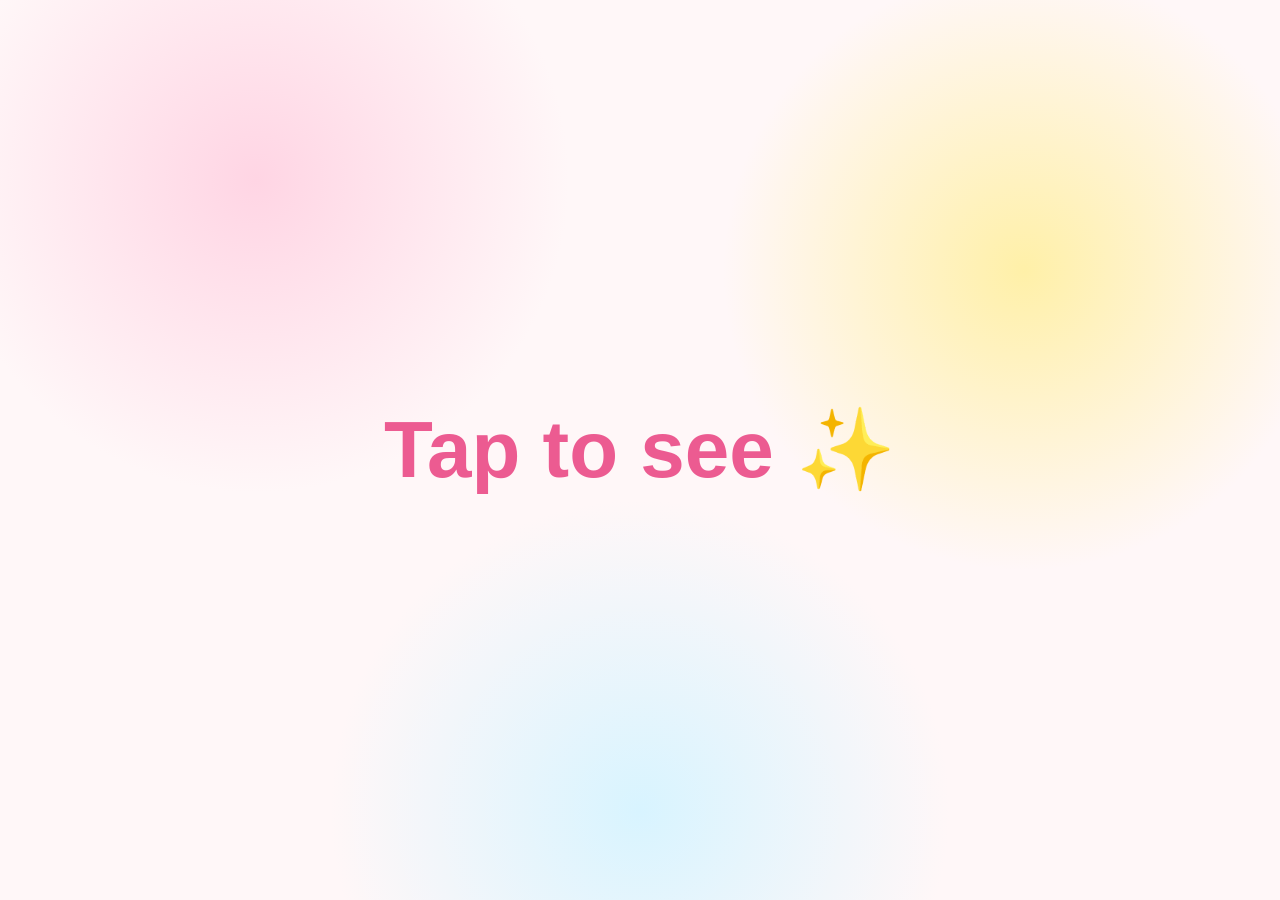
<file: index.html>
<!DOCTYPE html>

<html lang="en">



<head>

    <meta charset="UTF-8">



    <meta

        name="viewport"

        content="width=device-width, initial-scale=1.0"

    >



    <title>

        Happy Birthday Angelu 🎂

    </title>





    <style>



        /* =========================================================

           GENERAL

        ========================================================= */



        * {

            box-sizing: border-box;

        }



        html {

            scroll-behavior: smooth;

        }



        body {

            margin: 0;



            font-family:

                "Trebuchet MS",

                Arial,

                sans-serif;



            background: #fff7f8;



            color: #633c50;



            overflow-x: hidden;

        }



        button {

            font-family: inherit;

        }



        .hidden {

            display: none !important;

        }





        /* =========================================================

           OPENING SCREEN

        ========================================================= */



        #intro {

            position: fixed;



            inset: 0;



            z-index: 9999;



            display: flex;



            justify-content: center;



            align-items: center;



            background:



                radial-gradient(

                    circle at 20% 20%,

                    #ffd5e4 0%,

                    transparent 25%

                ),



                radial-gradient(

                    circle at 80% 30%,

                    #fff0a8 0%,

                    transparent 25%

                ),



                radial-gradient(

                    circle at 50% 90%,

                    #d8f4ff 0%,

                    transparent 30%

                ),



                #fff7f8;



            transition:

                opacity

                0.8s

                ease;

        }





        .tap-button {

            border: none;



            background: transparent;



            color: #ec5b91;



            font-size:

                clamp(

                    2.5rem,

                    8vw,

                    5rem

                );



            font-weight: bold;



            cursor: pointer;



            animation:

                tapPulse

                1.8s

                infinite;

        }





        .tap-button::after {

            content: " ✨";

        }





        @keyframes tapPulse {



            0%,

            100% {



                transform:

                    scale(1);



                opacity: 0.65;

            }





            50% {



                transform:

                    scale(1.08);



                opacity: 1;

            }



        }





        /* =========================================================

           MAIN PAGE

        ========================================================= */



        #mainPage {

            min-height: 100vh;



            position: relative;



            overflow: hidden;



            background:



                radial-gradient(

                    circle at 5% 5%,

                    #ffd2e0 0%,

                    transparent 20%

                ),



                radial-gradient(

                    circle at 95% 10%,

                    #ffe58a 0%,

                    transparent 20%

                ),



                radial-gradient(

                    circle at 10% 80%,

                    #d8f1ff 0%,

                    transparent 20%

                ),



                radial-gradient(

                    circle at 90% 75%,

                    #e7d8ff 0%,

                    transparent 20%

                ),



                linear-gradient(

                    135deg,

                    #fff9f5,

                    #fff3f7

                );

        }





        /* =========================================================

           BALLOONS

        ========================================================= */



        .balloon {



            position: absolute;



            font-size: 65px;



            z-index: 1;



            pointer-events: none;



            animation:

                balloonFloat

                5s

                ease-in-out

                infinite;

        }





        .balloon1 {

            left: 3%;

            top: 8%;

        }





        .balloon2 {

            right: 4%;

            top: 12%;



            animation-delay: 1s;

        }





        .balloon3 {

            left: 7%;

            top: 52%;



            animation-delay: 2s;

        }





        .balloon4 {

            right: 7%;

            top: 55%;



            animation-delay: 1.5s;

        }





        .balloon5 {

            left: 45%;

            top: 5%;



            animation-delay: 0.5s;

        }





        @keyframes balloonFloat {



            0%,

            100% {



                transform:

                    translateY(0)

                    rotate(-4deg);

            }





            50% {



                transform:

                    translateY(-25px)

                    rotate(5deg);

            }



        }





        /* =========================================================

           HERO

        ========================================================= */



        .hero {



            position: relative;



            z-index: 3;



            min-height: 620px;



            display: flex;



            flex-direction: column;



            justify-content: center;



            align-items: center;



            padding:

                55px

                20px

                25px;



            text-align: center;

        }





        /* =========================================================

           DECORATIVE STARS

        ========================================================= */



        .star {



            position: absolute;



            color: #ffc43d;



            font-size: 35px;



            pointer-events: none;



            animation:

                sparkle

                2s

                infinite;

        }





        .star1 {

            left: 18%;

            top: 18%;

        }





        .star2 {

            right: 20%;

            top: 25%;



            animation-delay: 0.6s;

        }





        .star3 {

            left: 25%;

            bottom: 10%;



            animation-delay: 1s;

        }





        .star4 {

            right: 25%;

            bottom: 8%;



            animation-delay: 1.4s;

        }





        @keyframes sparkle {



            0%,

            100% {



                transform:

                    scale(0.8)

                    rotate(0deg);



                opacity: 0.5;

            }





            50% {



                transform:

                    scale(1.3)

                    rotate(20deg);



                opacity: 1;

            }



        }





        /* =========================================================

           CELEBRANT PHOTO

        ========================================================= */



        .celebrant-frame {



            width:

                min(

                    360px,

                    72vw

                );



            height:

                min(

                    420px,

                    75vw

                );



            position: relative;



            border-radius:

                45%

                45%

                35%

                35%;



            background: #ffd6e5;



            padding: 8px;



            box-shadow:



                0

                15px

                35px

                rgba(

                    220,

                    90,

                    140,

                    0.25

                ),



                0

                0

                0

                12px

                rgba(

                    255,

                    255,

                    255,

                    0.7

                );



            transform:

                rotate(-2deg);



            animation:

                photoAppear

                1s

                ease;

        }





        .celebrant-frame img {



            width: 100%;



            height: 100%;



            object-fit: cover;



            border-radius:

                40%

                40%

                30%

                30%;



            display: block;

        }





        @keyframes photoAppear {



            from {



                opacity: 0;



                transform:

                    scale(0.7)

                    rotate(-8deg);

            }





            to {



                opacity: 1;



                transform:

                    scale(1)

                    rotate(-2deg);

            }



        }





        /* =========================================================

           BIRTHDAY TITLE

        ========================================================= */



        .birthday-title {



            margin-top: 30px;



            font-size:

                clamp(

                    2.3rem,

                    7vw,

                    5.5rem

                );



            line-height: 0.9;



            font-weight: 900;



            letter-spacing: 1px;



            transform:

                rotate(-1deg);

        }





        .birthday-title .happy {



            display: block;



            color: #ed5d91;



            text-shadow:



                3px

                3px

                0

                #fff,



                5px

                5px

                0

                #ffd1df;

        }





        .birthday-title .birthday {



            display: block;



            color: #f5a91b;



            text-shadow:



                3px

                3px

                0

                #fff,



                5px

                5px

                0

                #ffe7a7;

        }





        .birthday-title .name {



            display: inline-block;



            margin-top: 8px;



            padding:

                10px

                35px;



            color: white;



            background: #ed5d91;



            clip-path:



                polygon(

                    0 15%,

                    8% 0,

                    92% 0,

                    100% 15%,

                    94% 50%,

                    100% 85%,

                    92% 100%,

                    8% 100%,

                    0 85%,

                    6% 50%

                );

        }





        /* =========================================================

           MUSIC PLAYER

        ========================================================= */



        .music-player {



            width:

                min(

                    500px,

                    90vw

                );



            margin:

                22px

                auto;



            display: flex;



            align-items: center;



            gap: 12px;



            padding:

                13px

                20px;



            border-radius: 50px;



            background:

                rgba(

                    255,

                    255,

                    255,

                    0.9

                );



            border:

                3px

                solid

                #ffb9d1;



            box-shadow:



                0

                8px

                25px

                rgba(

                    220,

                    100,

                    150,

                    0.15

                );

        }





        .music-icon {

            font-size: 28px;

        }





        .music-info {



            flex: 1;



            text-align: left;

        }





        .music-title {



            font-weight: bold;



            color: #ec5b91;

        }





        .music-bar {



            height: 7px;



            margin-top: 6px;



            border-radius: 20px;



            background: #ffd9e6;



            overflow: hidden;

        }





        .music-progress {



            width: 35%;



            height: 100%;



            background: #ed5d91;



            border-radius: 20px;



            animation:

                musicProgress

                4s

                linear

                infinite;

        }





        @keyframes musicProgress {



            from {

                width: 5%;

            }



            to {

                width: 95%;

            }



        }





        .music-control {



            width: 48px;



            height: 48px;



            border: none;



            border-radius: 50%;



            background: #ed5d91;



            color: white;



            font-size: 20px;



            cursor: pointer;

        }





        /* =========================================================

           BUTTON GRID

        ========================================================= */



        .button-grid {



            position: relative;



            z-index: 5;



            width:

                min(

                    950px,

                    92vw

                );



            margin:

                5px

                auto

                60px;



            display: grid;



            grid-template-columns:

                repeat(

                    4,

                    1fr

                );



            gap: 18px;

        }





        .menu-btn {



            min-height: 125px;



            border-radius: 30px;



            cursor: pointer;



            border:

                3px

                solid;



            background:

                rgba(

                    255,

                    255,

                    255,

                    0.82

                );



            box-shadow:



                0

                10px

                25px

                rgba(

                    180,

                    100,

                    140,

                    0.13

                );



            display: flex;



            flex-direction: column;



            justify-content: center;



            align-items: center;



            gap: 9px;



            font-weight: bold;



            font-size: 45px;



            transition: 0.25s;

        }





        .menu-btn span {



            font-size: 17px;



            font-weight: bold;

        }





        .menu-btn:hover {



            transform:

                translateY(-8px)

                rotate(-1deg);



            box-shadow:



                0

                18px

                35px

                rgba(

                    180,

                    100,

                    140,

                    0.22

                );

        }





        .video-btn {



            border-color: #ff9fc1;



            color: #ed5d91;

        }





        .message-btn {



            border-color: #ffd06d;



            color: #efa91c;

        }





        .album-btn {



            border-color: #c5a4ff;



            color: #8e62d6;

        }





        .cake-btn {



            border-color: #72cfff;



            color: #36a9e8;

        }





        /* =========================================================

           CONFETTI

        ========================================================= */



        .confetti {



            position: fixed;



            top: -30px;



            width: 10px;



            height: 18px;



            z-index: 20000;



            pointer-events: none;



            animation:

                confettiFall

                linear

                forwards;

        }





        @keyframes confettiFall {



            to {



                transform:



                    translateY(115vh)



                    translateX(

                        var(--drift)

                    )



                    rotate(900deg);



                opacity: 0;

            }



        }





        /* =========================================================

           MODAL

        ========================================================= */



        .modal {



            position: fixed;



            inset: 0;



            z-index: 10000;



            display: none;



            justify-content: center;



            align-items: center;



            padding: 20px;



            background:

                rgba(

                    67,

                    35,

                    55,

                    0.58

                );



            backdrop-filter:

                blur(8px);

        }





        .modal.show {

            display: flex;

        }





        .modal-card {



            position: relative;



            width:

                min(

                    850px,

                    95vw

                );



            max-height: 92vh;



            overflow-y: auto;



            padding: 30px;



            border-radius: 32px;



            background:



                linear-gradient(

                    145deg,

                    #fffdf8,

                    #fff1f7

                );



            border:

                5px

                solid

                #ffb5cf;



            box-shadow:



                0

                25px

                80px

                rgba(

                    60,

                    30,

                    50,

                    0.35

                );



            text-align: center;



            animation:

                modalIn

                0.4s

                ease;

        }





        @keyframes modalIn {



            from {



                opacity: 0;



                transform:

                    scale(0.75)

                    translateY(30px);

            }





            to {



                opacity: 1;



                transform:

                    scale(1)

                    translateY(0);

            }



        }





        /* =========================================================

           CLOSE BUTTON

        ========================================================= */



        .close {



            position: absolute;



            top: 10px;



            right: 15px;



            width: 45px;



            height: 45px;



            border: none;



            border-radius: 50%;



            background: #ed5d91;



            color: white;



            font-size: 30px;



            line-height: 45px;



            cursor: pointer;



            z-index: 20;



            transition:

                0.2s;

        }





        .close:hover {



            transform:

                rotate(10deg)

                scale(1.08);



            background: #e3477f;

        }





        /* =========================================================

           MODAL TITLE

        ========================================================= */



        .modal-title {



            margin:

                0

                0

                20px;



            padding:

                0

                50px;



            color: #ed5d91;



            font-size:

                clamp(

                    1.7rem,

                    5vw,

                    2.8rem

                );

        }





        /* =========================================================

           VIDEO MODAL

        ========================================================= */



        .video-card video {



            display: block;



            width: 100%;



            max-height: 65vh;



            border-radius: 20px;



            background: #111;

        }





        /* =========================================================

           MESSAGE MODAL

        ========================================================= */



        .message-image {



            width: 100%;



            max-height: 70vh;



            object-fit: contain;



            border-radius: 20px;

        }





        /* =========================================================

           CAKE MODAL

        ========================================================= */



        .cake-card {



            width:

                min(

                    700px,

                    95vw

                );



            background:



                radial-gradient(

                    circle at 50% 30%,

                    #fffdf7,

                    #fff0f6

                );



            overflow: hidden;

        }





        /* =========================================================

           CAKE AREA

        ========================================================= */



        .cake-area {



            position: relative;



            width:

                min(

                    550px,

                    90vw

                );



            height: 480px;



            margin:

                0

                auto;



            display: flex;



            justify-content: center;



            align-items: center;

        }





        /* =========================================================

           CAKE IMAGE

        ========================================================= */



        .cake-image {



            width:

                min(

                    470px,

                    82vw

                );



            max-height: 420px;



            object-fit: contain;



            display: block;



            filter:



                drop-shadow(

                    0

                    15px

                    15px

                    rgba(

                        180,

                        80,

                        110,

                        0.15

                    )

                );

        }





        /* =========================================================

           UPDATED NUMBER CANDLES

           NO BOXES

        ========================================================= */



        .candle {



            position: absolute;



            z-index: 6;



            bottom: 350px;



            width: auto;



            height: auto;



            display: block;



            background: transparent;



            border: none;



            border-radius: 0;



            box-shadow: none;



            padding: 0;



            color: #f47fa5;



            font-family:

                "Trebuchet MS",

                Arial,

                sans-serif;



            font-size: 80px;



            font-weight: 900;



            line-height: 1;



            -webkit-text-stroke:

                3px

                #c94e6d;



            paint-order:

                stroke

                fill;



            text-shadow:



                0

                4px

                0

                #b94060,



                0

                7px

                10px

                rgba(

                    180,

                    60,

                    100,

                    0.18

                );



            cursor: pointer;



            user-select: none;



            transition:

                transform

                0.2s

                ease;

        }





        .candle:hover {



            transform:

                scale(1.05);

        }





        .candle-left {



            left:

                calc(

                    50% - 75px

                );

        }





        .candle-right {



            right:

                calc(

                    50% - 75px

                );

        }





        /* =========================================================

           FLAMES

        ========================================================= */



        .flame {



            position: absolute;



            z-index: 8;



            bottom: 425px;



            font-size: 40px;



            cursor: pointer;



            transform-origin:

                bottom

                center;



            filter:



                drop-shadow(

                    0

                    0

                    6px

                    #ffb52e

                )



                drop-shadow(

                    0

                    0

                    12px

                    rgba(

                        255,

                        176,

                        35,

                        0.55

                    )

                );



            animation:

                flameDance

                0.45s

                ease-in-out

                infinite

                alternate;

        }





        .flame-left {



            left:

                calc(

                    50% - 63px

                );

        }





        .flame-right {



            right:

                calc(

                    50% - 63px

                );

        }





        @keyframes flameDance {



            from {



                transform:

                    scale(0.90)

                    rotate(-5deg);

            }





            to {



                transform:

                    scale(1.12)

                    rotate(5deg);

            }



        }





        /* =========================================================

           FLAME OUT

        ========================================================= */



        .flame.out {



            pointer-events: none;



            animation:

                flameOut

                0.45s

                forwards;

        }





        @keyframes flameOut {



            0% {



                opacity: 1;



                transform:

                    scale(1);

            }





            50% {



                opacity: 0.6;



                transform:

                    scale(1.5)

                    translateY(-5px);

            }





            100% {



                opacity: 0;



                transform:

                    scale(2)

                    translateY(-20px);

            }



        }





        /* =========================================================

           WISH BUTTON

        ========================================================= */



        .wish-button {



            border:

                2px

                solid

                #512d40;



            padding:

                15px

                28px;



            min-width:

                min(

                    300px,

                    80vw

                );



            border-radius: 50px;



            background:



                linear-gradient(

                    135deg,

                    #ed5d91,

                    #ff9b72

                );



            color: white;



            font-weight: bold;



            font-size: 17px;



            cursor: pointer;



            box-shadow:



                0

                7px

                18px

                rgba(

                    220,

                    80,

                    130,

                    0.25

                );



            transition:

                transform

                0.2s

                ease,



                box-shadow

                0.2s

                ease;

        }





        .wish-button:hover {



            transform:

                translateY(-3px);



            box-shadow:



                0

                12px

                22px

                rgba(

                    220,

                    80,

                    130,

                    0.30

                );

        }





        /* =========================================================

           WISH MESSAGE

        ========================================================= */



        .wish-text {



            color: #8a5871;



            font-size: 15px;



            margin-top: 18px;

        }





        /* =========================================================

           MOBILE

        ========================================================= */



        @media (max-width: 750px) {



            .button-grid {



                grid-template-columns:

                    repeat(

                        2,

                        1fr

                    );



                gap: 12px;

            }





            .menu-btn {



                min-height: 105px;



                font-size: 38px;

            }





            .menu-btn span {



                font-size: 14px;

            }





            .balloon {



                font-size: 45px;

            }





            .hero {



                padding-top: 45px;

            }





            .modal-card {



                padding:

                    25px

                    15px;

            }





            .modal-title {



                padding:

                    0

                    45px;



                font-size: 1.8rem;

            }





            .cake-area {



                height: 400px;



                width: 100%;

            }





            .cake-image {



                width:

                    min(

                        410px,

                        90vw

                    );



                max-height: 360px;

            }





            .candle {



                bottom: 295px;



                font-size: 65px;



                -webkit-text-stroke:

                    2px

                    #c94e6d;

            }





            .candle-left {



                left:

                    calc(

                        50% - 62px

                    );

            }





            .candle-right {



                right:

                    calc(

                        50% - 62px

                    );

            }





            .flame {



                bottom: 355px;



                font-size: 34px;

            }





            .flame-left {



                left:

                    calc(

                        50% - 53px

                    );

            }





            .flame-right {



                right:

                    calc(

                        50% - 53px

                    );

            }



        }





        /* =========================================================

           SMALL PHONES

        ========================================================= */



        @media (max-width: 450px) {



            .hero {



                min-height: 560px;

            }





            .celebrant-frame {



                width: 65vw;



                height: 75vw;

            }





            .birthday-title {



                margin-top: 25px;

            }





            .button-grid {



                width: 94vw;

            }





            .menu-btn {



                min-height: 95px;



                border-radius: 22px;



                font-size: 32px;

            }





            .music-player {



                padding:

                    10px

                    14px;

            }





            .music-control {



                width: 42px;



                height: 42px;

            }





            .cake-area {



                height: 350px;

            }





            .cake-image {



                width: 330px;



                max-height: 315px;

            }





            .candle {



                bottom: 260px;



                font-size: 56px;

            }





            .candle-left {



                left:

                    calc(

                        50% - 53px

                    );

            }





            .candle-right {



                right:

                    calc(

                        50% - 53px

                    );

            }





            .flame {



                bottom: 312px;



                font-size: 30px;

            }





            .flame-left {



                left:

                    calc(

                        50% - 45px

                    );

            }





            .flame-right {



                right:

                    calc(

                        50% - 45px

                    );

            }





            .wish-button {



                font-size: 14px;



                min-width: 250px;

            }



        }



    
/* FINAL FIX: raise and center the 29 candles above the cake */
.cake-area { overflow: visible; }
.candle { bottom: 405px; z-index: 10; }
.candle-left { left: calc(50% - 58px); right: auto; }
.candle-right { right: calc(50% - 58px); left: auto; }
.flame { bottom: 480px; z-index: 11; }
.flame-left { left: calc(50% - 51px); right: auto; }
.flame-right { right: calc(50% - 51px); left: auto; }
@media (max-width: 750px) {
  .candle { bottom: 340px; }
  .candle-left { left: calc(50% - 48px); }
  .candle-right { right: calc(50% - 48px); }
  .flame { bottom: 400px; }
  .flame-left { left: calc(50% - 43px); }
  .flame-right { right: calc(50% - 43px); }
}
@media (max-width: 450px) {
  .candle { bottom: 295px; }
  .candle-left { left: calc(50% - 43px); }
  .candle-right { right: calc(50% - 43px); }
  .flame { bottom: 347px; }
  .flame-left { left: calc(50% - 39px); }
  .flame-right { right: calc(50% - 39px); }
}

</style>



</head>





<body>





    <!-- =====================================================

         OPENING SCREEN

    ====================================================== -->



    <section id="intro">



        <button

            id="tapButton"

            class="tap-button"

        >

            Tap to see

        </button>



    </section>







    <!-- =====================================================

         MAIN PAGE

    ====================================================== -->



    <main

        id="mainPage"

        class="hidden"

    >





        <!-- BALLOONS -->



        <div class="balloon balloon1">

            🎈

        </div>



        <div class="balloon balloon2">

            🎈

        </div>



        <div class="balloon balloon3">

            🎈

        </div>



        <div class="balloon balloon4">

            🎈

        </div>



        <div class="balloon balloon5">

            🎈

        </div>





        <!-- STARS -->



        <div class="star star1">

            ✦

        </div>



        <div class="star star2">

            ✦

        </div>



        <div class="star star3">

            ✦

        </div>



        <div class="star star4">

            ✦

        </div>







        <!-- =================================================

             HERO

        ================================================== -->



        <section class="hero">





            <div class="celebrant-frame">



                <img

                    src="assets/celebrant.png"

                    alt="Angelu"



                    onerror="

                        this.src='http&#x73;*:*//placehold.co/600x700/ffd6e5/ffffff?text=Angelu'

                    "

                >



            </div>







            <div class="birthday-title">





                <span class="happy">

                    HAPPY

                </span>





                <span class="birthday">

                    BIRTHDAY

                </span>





                <span class="name">

                    ANGELU

                </span>





            </div>







            <!-- MUSIC PLAYER -->



            <div class="music-player">





                <div class="music-icon">

                    🎵

                </div>





                <div class="music-info">





                    <div class="music-title">

                        Happy Birthday

                    </div>





                    <div class="music-bar">



                        <div class="music-progress">

                        </div>



                    </div>





                </div>





                <button

                    id="musicControl"

                    class="music-control"

                >

                    ▶

                </button>





            </div>





        </section>







        <!-- =================================================

             MENU BUTTONS

        ================================================== -->



        <section class="button-grid">





            <button

                class="menu-btn video-btn"

                data-modal="videoModal"

            >



                🎬



                <span>

                    Video Message

                </span>



            </button>







            <button

                class="menu-btn message-btn"

                data-modal="messageModal"

            >



                💌



                <span>

                    Message

                </span>



            </button>







            <button

                class="menu-btn album-btn"

                id="albumButton"

            >



                📸



                <span>

                    Photo Album

                </span>



            </button>







            <button

                class="menu-btn cake-btn"

                data-modal="cakeModal"

            >



                🎂



                <span>

                    Cake

                </span>



            </button>





        </section>





    </main>







    <!-- =====================================================

         VIDEO MODAL

    ====================================================== -->



    <div

        class="modal"

        id="videoModal"

    >





        <div class="modal-card video-card">





            <button class="close">

                ×

            </button>





            <h2 class="modal-title">

                🎬 A Special Video For You

            </h2>





            <video

                controls

                playsinline

            >



                <source

                    src="assets/birthday-video.mp4"

                    type="video/mp4"

                >





                Your browser does not support video.





            </video>





        </div>





    </div>







    <!-- =====================================================

         MESSAGE MODAL

    ====================================================== -->



    <div

        class="modal"

        id="messageModal"

    >





        <div class="modal-card">





            <button class="close">

                ×

            </button>





            <h2 class="modal-title">

                💌 A Little Message

            </h2>





            <img

                class="message-image"



                src="assets/message.jpg"



                alt="Birthday Message"



                onerror="

                    this.src='http&#x73;*:*//placehold.co/700x900/fff1f7/ed5d91?text=Your+Message+Here'

                "

            >





        </div>





    </div>







    <!-- =====================================================

         CAKE MODAL

    ====================================================== -->



    <div

        class="modal"

        id="cakeModal"

    >





        <div class="modal-card cake-card">





            <button class="close">

                ×

            </button>





            <h2 class="modal-title">

                🎂 Make A Wish, Angelu!

            </h2>







            <div class="cake-area">





                <!-- =========================================

                     CAKE IMAGE



                     Put the cake image here:



                     assets/cake.png

                ========================================== -->



                <img

                    class="cake-image"



                    src="assets/cake.png"



                    alt="Birthday Cake"



                    onerror="

                        this.src='http&#x73;*:*//placehold.co/500x420/fff0f6/ed5d91?text=Birthday+Cake'

                    "

                >







                <!-- =========================================

                     LEFT FLAME

                ========================================== -->



                <div

                    id="flameLeft"

                    class="flame flame-left"

                >

                    🔥

                </div>







                <!-- =========================================

                     RIGHT FLAME

                ========================================== -->



                <div

                    id="flameRight"

                    class="flame flame-right"

                >

                    🔥

                </div>







                <!-- =========================================

                     NUMBER 2



                     No box.

                     Just the number sitting on the cake.

                ========================================== -->



                <div

                    id="candleLeft"

                    class="candle candle-left"

                >

                    2

                </div>







                <!-- =========================================

                     NUMBER 9



                     No box.

                     Just the number sitting on the cake.

                ========================================== -->



                <div

                    id="candleRight"

                    class="candle candle-right"

                >

                    9

                </div>





            </div>







            <!-- CANDLE BUTTON -->



            <button

                id="wishButton"

                class="wish-button"

            >



                Tap the flames ✨



            </button>







            <p

                id="wishText"

                class="wish-text"

            >



                Make a wish and tap the flames to blow out the candles! 🕯️



            </p>





        </div>





    </div>







    <!-- =====================================================

         BIRTHDAY SONG

    ====================================================== -->



    <!-- New song: plays after Tap to see -->
    <audio id="introSong" loop preload="auto">
        <source src="assets/new-audio.mp3" type="audio/mpeg">
    </audio>

    <audio

        id="birthdaySong"

        loop

    >



        <source

            src="assets/happy-birthday.mp3"

            type="audio/mpeg"

        >



    </audio>







    <script>





        /* =========================================================

           ELEMENTS

        ========================================================= */



        const intro =

            document.getElementById(

                "intro"

            );





        const mainPage =

            document.getElementById(

                "mainPage"

            );





        const tapButton =

            document.getElementById(

                "tapButton"

            );





        const introSong = document.getElementById("introSong");
        let activeSong = introSong;

        const birthdaySong =

            document.getElementById(

                "birthdaySong"

            );





        const musicControl =

            document.getElementById(

                "musicControl"

            );







        /* =========================================================

           CONFETTI

        ========================================================= */



        function createConfetti(

            amount = 180

        ) {





            const colors = [



                "#ff5c91",



                "#ffc83d",



                "#65c9ff",



                "#a77bff",



                "#6fe3a1",



                "#ff8d6b"



            ];





            for (

                let i = 0;

                i < amount;

                i++

            ) {





                const confetti =

                    document.createElement(

                        "div"

                    );





                confetti.className =

                    "confetti";





                confetti.style.left =

                    Math.random() *

                    100 +

                    "vw";





                confetti.style.background =

                    colors[

                        Math.floor(

                            Math.random() *

                            colors.length

                        )

                    ];





                confetti.style.setProperty(



                    "--drift",



                    (

                        (

                            Math.random() -

                            0.5

                        ) *

                        50

                    ) +

                    "vw"



                );





                confetti.style.animationDuration =

                    (

                        2 +

                        Math.random() *

                        4

                    ) +

                    "s";





                confetti.style.animationDelay =

                    Math.random() *

                    0.8 +

                    "s";





                document.body.appendChild(

                    confetti

                );





                setTimeout(

                    () => {



                        confetti.remove();



                    },



                    7000

                );





            }



        }







        /* =========================================================

           CONFETTI SOUND

        ========================================================= */



        function playConfettiSound() {





            const AudioContextClass =



                window.AudioContext ||



                window.webkitAudioContext;





            if (!AudioContextClass) {

                return;

            }





            const audioContext =

                new AudioContextClass();





            const duration =

                0.8;





            const bufferSize =

                audioContext.sampleRate *

                duration;





            const buffer =

                audioContext.createBuffer(



                    1,



                    bufferSize,



                    audioContext.sampleRate



                );





            const data =

                buffer.getChannelData(

                    0

                );





            for (

                let i = 0;

                i < bufferSize;

                i++

            ) {





                const fade =

                    1 -

                    (

                        i /

                        bufferSize

                    );





                data[i] =



                    (

                        Math.random() *

                        2 -

                        1

                    )



                    *



                    fade;



            }





            const source =

                audioContext

                    .createBufferSource();





            source.buffer =

                buffer;





            const filter =

                audioContext

                    .createBiquadFilter();





            filter.type =

                "bandpass";





            filter.frequency.value =

                1800;





            filter.Q.value =

                0.7;





            const gain =

                audioContext

                    .createGain();





            gain.gain.setValueAtTime(



                0.001,



                audioContext.currentTime



            );





            gain.gain

                .exponentialRampToValueAtTime(



                    0.45,



                    audioContext.currentTime +

                    0.02



                );





            gain.gain

                .exponentialRampToValueAtTime(



                    0.001,



                    audioContext.currentTime +

                    duration



                );





            source

                .connect(filter)

                .connect(gain)

                .connect(

                    audioContext.destination

                );





            source.start();





            source.stop(



                audioContext.currentTime +

                duration



            );



        }







        /* =========================================================

           OPEN BIRTHDAY PAGE

        ========================================================= */



        tapButton.addEventListener(



            "click",



            function () {





                intro.style.opacity =

                    "0";





                setTimeout(



                    () => {





                        intro

                            .classList

                            .add(

                                "hidden"

                            );





                        mainPage

                            .classList

                            .remove(

                                "hidden"

                            );





                    },



                    800



                );





                /* CONFETTI BLAST */



                createConfetti(

                    220

                );





                /* START MUSIC */



                introSong

                    .play()



                    .then(

                        () => {





                            musicControl.textContent =

                                "❚❚";





                        }

                    )



                    .catch(

                        () => {





                            musicControl.textContent =

                                "▶";





                        }

                    );





            }



        );







        /* =========================================================

           MUSIC BUTTON

        ========================================================= */



        musicControl.addEventListener(



            "click",



            function () {





                if (

                    activeSong.paused

                ) {





                    activeSong.play();





                    musicControl.textContent =

                        "❚❚";





                }



                else {





                    activeSong.pause();





                    musicControl.textContent =

                        "▶";





                }





            }



        );







        /* =========================================================

           MODAL BUTTONS

        ========================================================= */



        document

            .querySelectorAll(

                "[data-modal]"

            )



            .forEach(

                button => {





                    button

                        .addEventListener(



                            "click",



                            function () {





                                const modalID =

                                    this.dataset.modal;





                                document

                                    .getElementById(

                                        modalID

                                    )

                                    .classList

                                    .add(

                                        "show"

                                    );





                            }



                        );





                }

            );







        /* =========================================================

           CLOSE MODALS

        ========================================================= */



        document

            .querySelectorAll(

                ".close"

            )



            .forEach(

                button => {





                    button

                        .addEventListener(



                            "click",



                            function () {





                                const modal =

                                    this.closest(

                                        ".modal"

                                    );





                                modal

                                    .classList

                                    .remove(

                                        "show"

                                    );





                                const video =

                                    modal.querySelector(

                                        "video"

                                    );





                                if (video) {





                                    video.pause();





                                    video.currentTime =

                                        0;





                                }





                            }



                        );





                }

            );







        /* =========================================================

           CLICK OUTSIDE MODAL TO CLOSE

        ========================================================= */



        document

            .querySelectorAll(

                ".modal"

            )



            .forEach(

                modal => {





                    modal

                        .addEventListener(



                            "click",



                            function (

                                event

                            ) {





                                if (

                                    event.target ===

                                    this

                                ) {





                                    this

                                        .classList

                                        .remove(

                                            "show"

                                        );





                                    const video =

                                        this.querySelector(

                                            "video"

                                        );





                                    if (video) {





                                        video.pause();





                                    }





                                }





                            }



                        );





                }

            );







        /* =========================================================

           PHOTO ALBUM

        ========================================================= */



        document

            .getElementById(

                "albumButton"

            )



            .addEventListener(



                "click",



                function () {





                    window.open(



                        "album.html",



                        "_blank"



                    );





                }



            );







        /* =========================================================

           CAKE ELEMENTS

        ========================================================= */



        const flameLeft =

            document.getElementById(

                "flameLeft"

            );





        const flameRight =

            document.getElementById(

                "flameRight"

            );





        const candleLeft =

            document.getElementById(

                "candleLeft"

            );





        const candleRight =

            document.getElementById(

                "candleRight"

            );





        const wishButton =

            document.getElementById(

                "wishButton"

            );





        const wishText =

            document.getElementById(

                "wishText"

            );





        let candlesOut =

            false;







        /* =========================================================

           BLOW CANDLES

        ========================================================= */



        function blowCandles() {





            if (

                !candlesOut

            ) {





                /* TURN FLAMES OFF */



                flameLeft

                    .classList

                    .add(

                        "out"

                    );





                flameRight

                    .classList

                    .add(

                        "out"

                    );





                candlesOut =

                    true;







                /* CONFETTI */



                createConfetti(

                    100

                );







                /* CONFETTI SOUND */



                playConfettiSound();







                /* SWITCH FROM INTRO MUSIC TO BIRTHDAY SONG */
                introSong.pause();
                introSong.currentTime = 0;
                activeSong = birthdaySong;

                /* RESTART HAPPY BIRTHDAY SONG */



                birthdaySong.currentTime =

                    0;





                birthdaySong

                    .play()



                    .then(

                        () => {





                            musicControl.textContent =

                                "❚❚";





                        }

                    )



                    .catch(

                        error => {





                            console.log(



                                "Birthday song could not play:",



                                error



                            );





                        }

                    );







                /* UPDATE TEXT */



                wishButton.textContent =

                    "Light the candles again 🕯️";





                wishText.textContent =

                    "Wish made! Happy 29th Birthday, Angelu! 💕";





            }



            else {





                /* TURN FLAMES BACK ON */



                flameLeft

                    .classList

                    .remove(

                        "out"

                    );





                flameRight

                    .classList

                    .remove(

                        "out"

                    );





                candlesOut =

                    false;







                wishButton.textContent =

                    "Tap the flames ✨";





                wishText.textContent =

                    "Make a wish and tap the flames to blow out the candles! 🕯️";





            }





        }







        /* =========================================================

           CLICK FLAMES

        ========================================================= */



        flameLeft

            .addEventListener(



                "click",



                blowCandles



            );





        flameRight

            .addEventListener(



                "click",



                blowCandles



            );







        /* =========================================================

           CLICK NUMBER 2 OR 9

        ========================================================= */



        candleLeft

            .addEventListener(



                "click",



                blowCandles



            );





        candleRight

            .addEventListener(



                "click",



                blowCandles



            );







        /* =========================================================

           BUTTON ALSO BLOWS/LIGHTS CANDLES

        ========================================================= */



        wishButton

            .addEventListener(



                "click",



                blowCandles



            );





    </script>





</body>



</html>
</file>
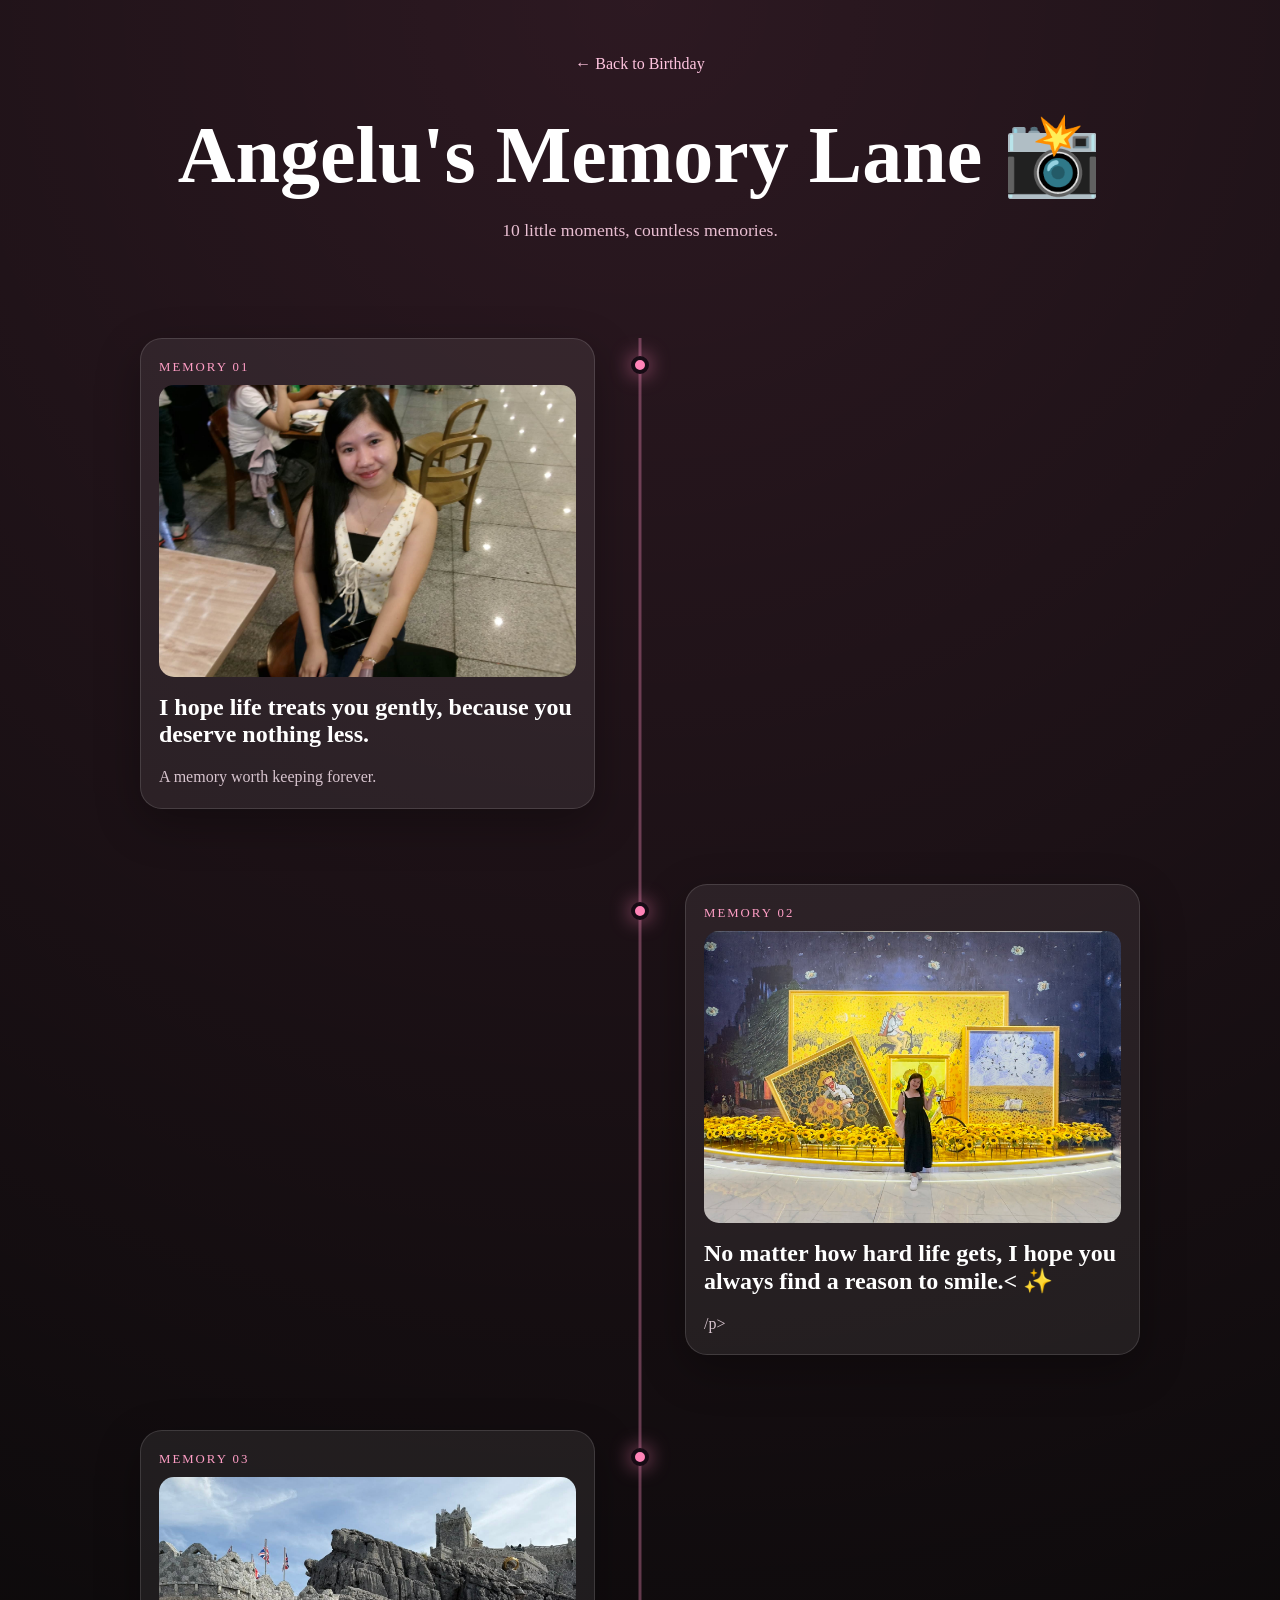
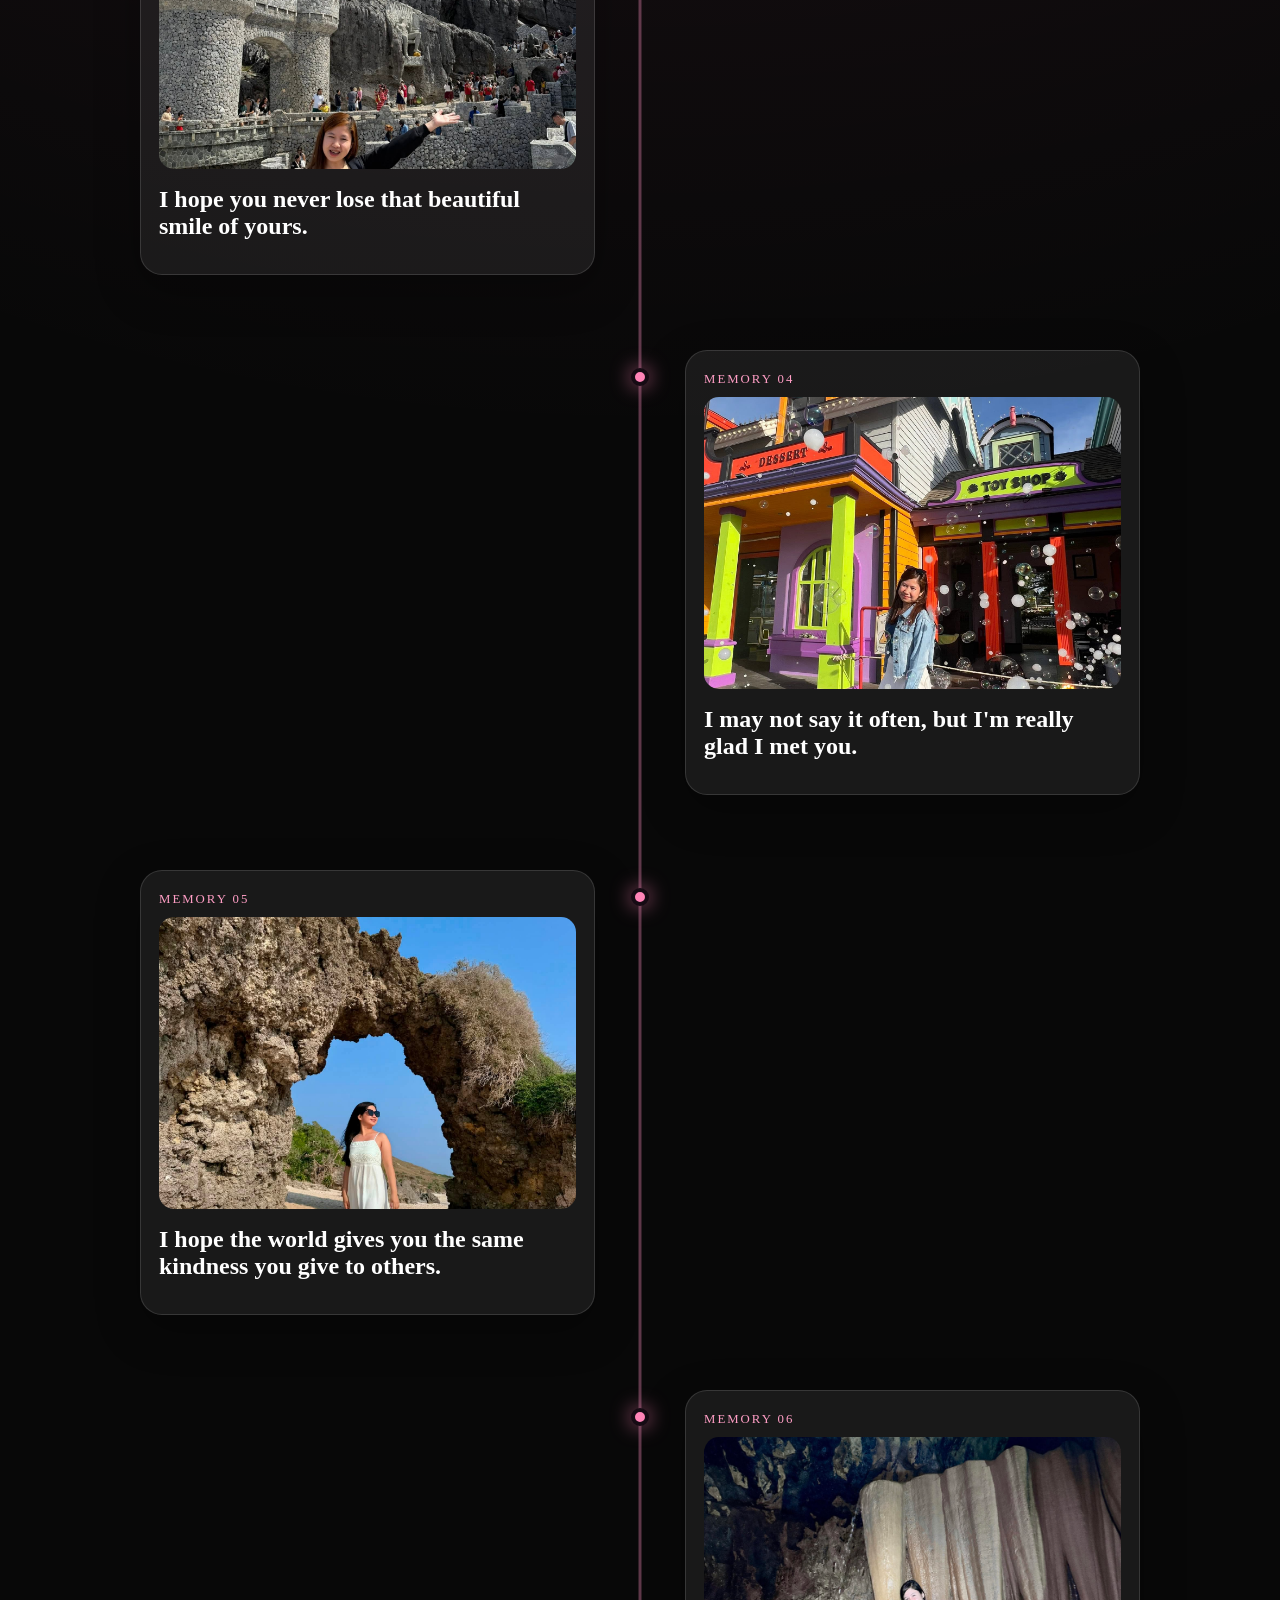
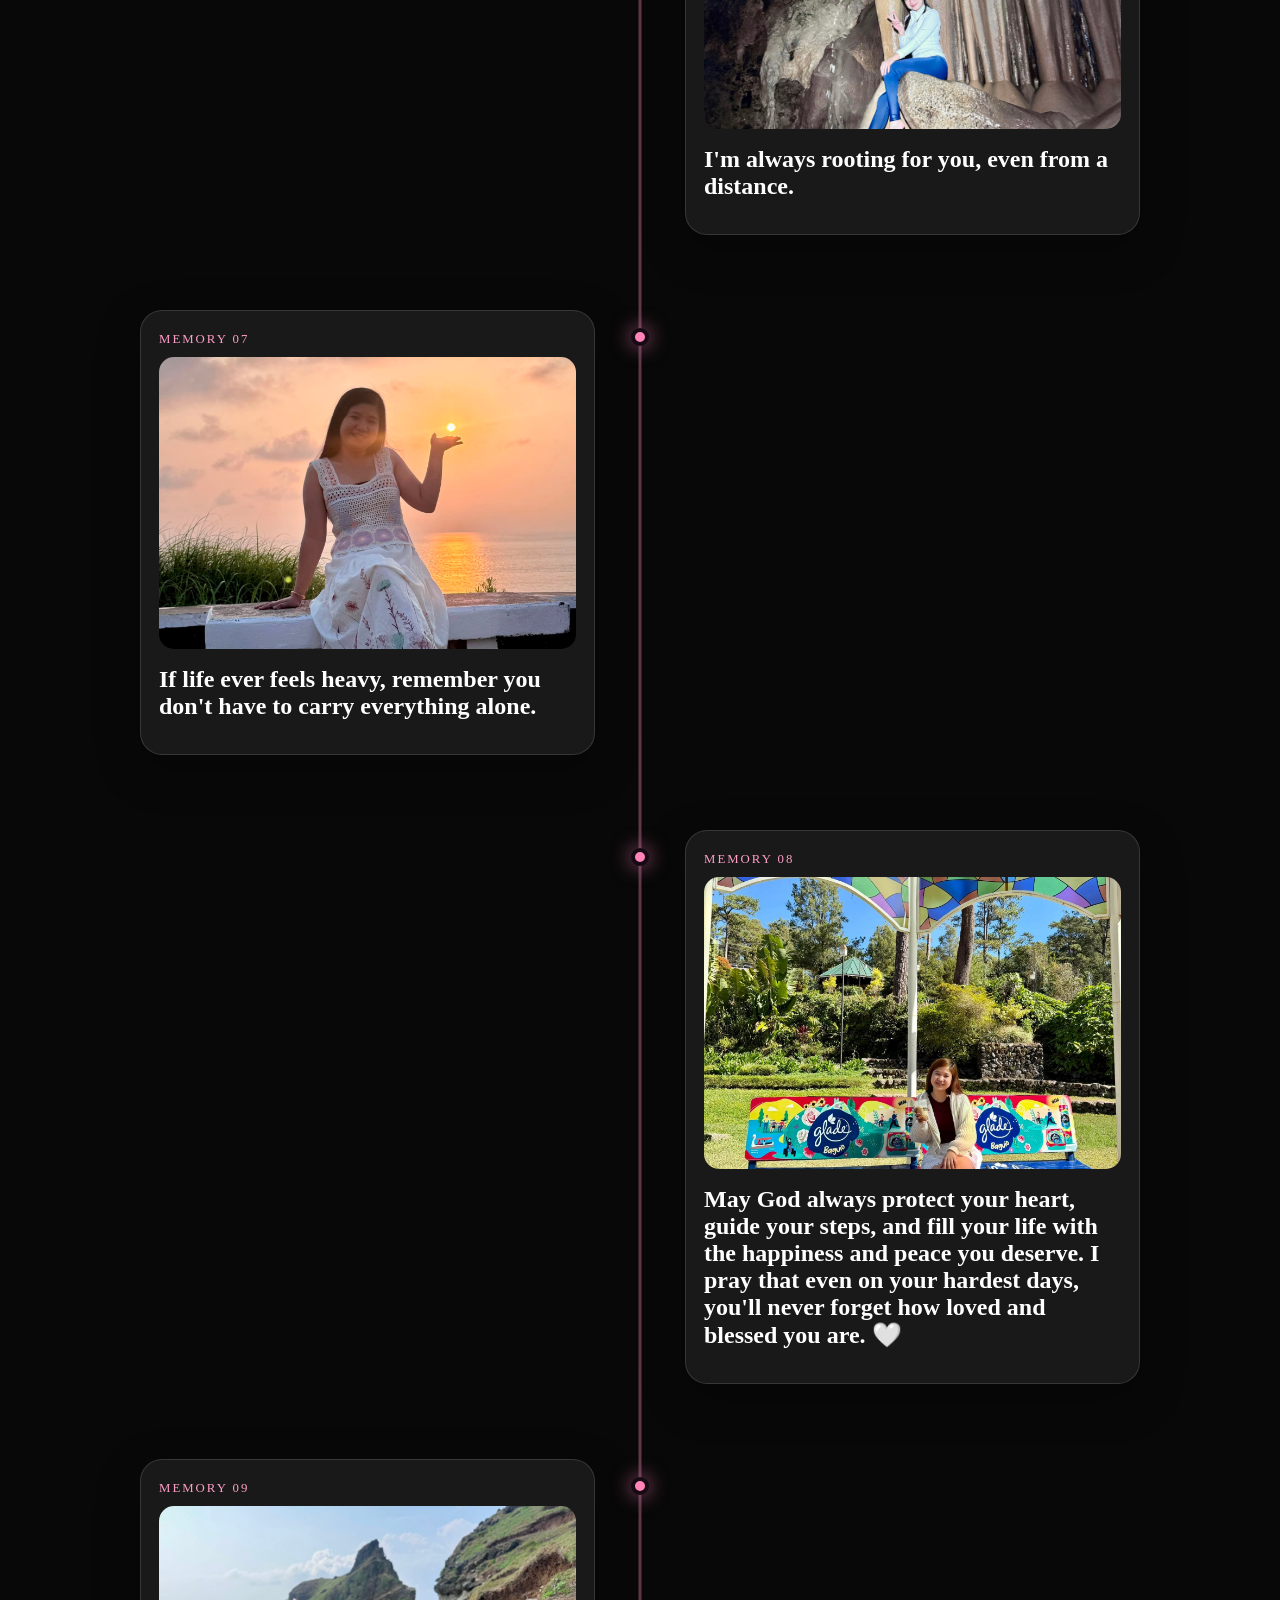
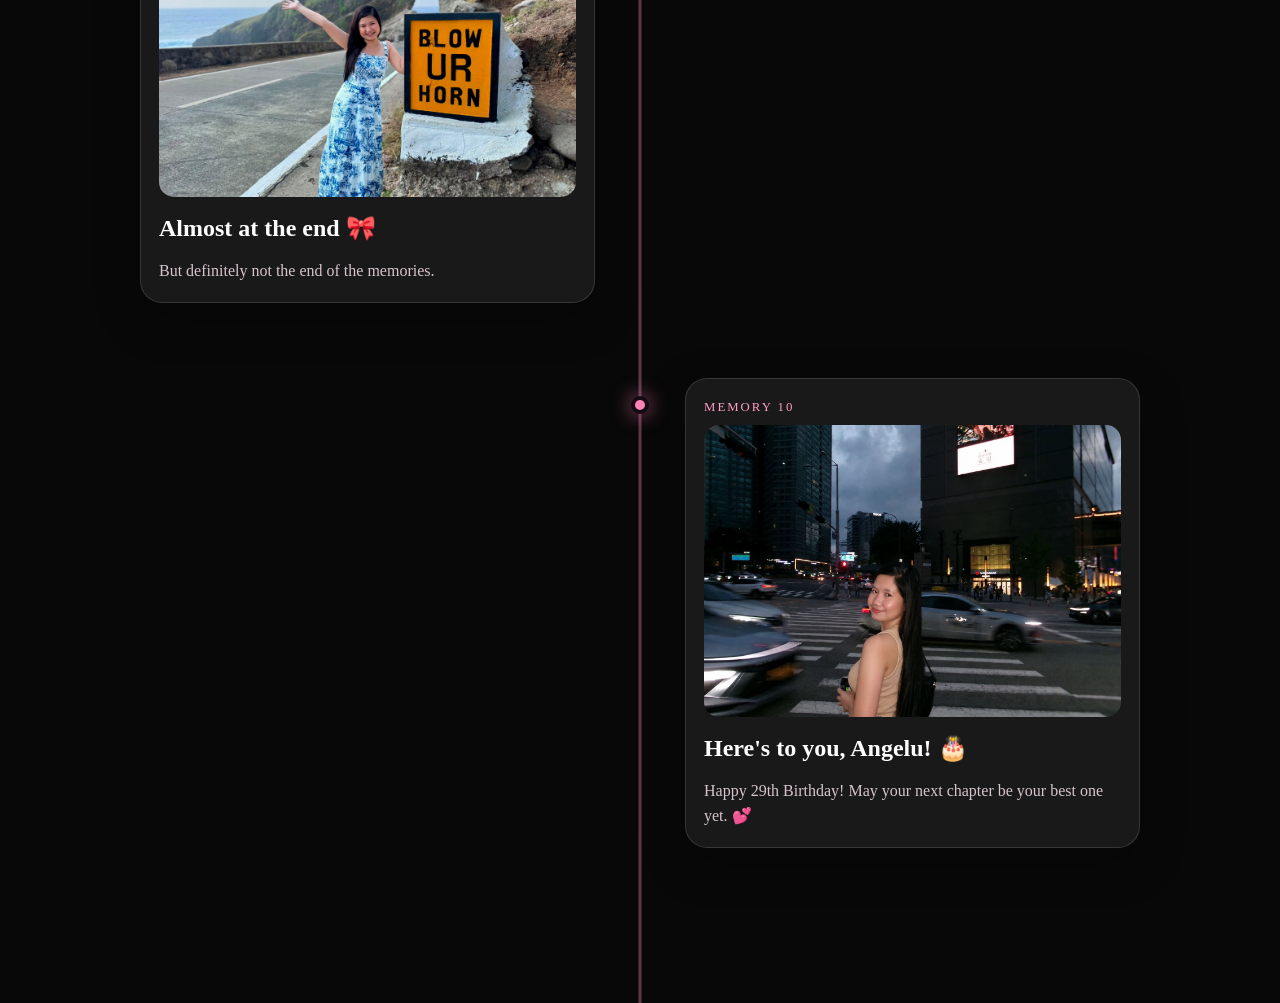
<file: album.html>
<!DOCTYPE html>
<html lang="en">
<head>
  <meta charset="UTF-8">
  <meta name="viewport" content="width=device-width, initial-scale=1.0">
  <title>Angelu's Birthday Memories 📸</title>
  <link rel="stylesheet" href="album.css">
</head>
<body>
  <header class="album-header">
    <a href="index.html">← Back to Birthday</a>
    <h1>Angelu's Memory Lane 📸</h1>
    <p>10 little moments, countless memories.</p>
  </header>

  <main class="timeline">
    <article class="memory">
      <div class="dot"></div>
      <div class="memory-card">
        <span class="date">MEMORY 01</span>
        <img src="assets/photos/photo1.png" alt="Memory 1"
             onerror="this.src='https://placehold.co/1000x700/241322/fff?text=Photo+1'">
        <h2>I hope life treats you gently, because you deserve nothing less.</h2>
        <p>A memory worth keeping forever.</p>
      </div>
    </article>

    <article class="memory">
      <div class="dot"></div>
      <div class="memory-card">
        <span class="date">MEMORY 02</span>
        <img src="assets/photos/photo2.png" alt="Memory 2"
             onerror="this.src='https://placehold.co/1000x700/241322/fff?text=Photo+2'">
        <h2>No matter how hard life gets, I hope you always find a reason to smile.< ✨</h2>
        <p>/p>
      </div>
    </article>

    <article class="memory">
      <div class="dot"></div>
      <div class="memory-card">
        <span class="date">MEMORY 03</span>
        <img src="assets/photos/photo3.png" alt="Memory 3"
             onerror="this.src='https://placehold.co/1000x700/241322/fff?text=Photo+3'">
        <h2>I hope you never lose that beautiful smile of yours.</h2>
        <p></p>
      </div>
    </article>

    <article class="memory">
      <div class="dot"></div>
      <div class="memory-card">
        <span class="date">MEMORY 04</span>
        <img src="assets/photos/photo4.png" alt="Memory 4"
             onerror="this.src='https://placehold.co/1000x700/241322/fff?text=Photo+4'">
        <h2>I may not say it often, but I'm really glad I met you.</h2>
        <p></p>
      </div>
    </article>

    <article class="memory">
      <div class="dot"></div>
      <div class="memory-card">
        <span class="date">MEMORY 05</span>
        <img src="assets/photos/photo5.png" alt="Memory 5"
             onerror="this.src='https://placehold.co/1000x700/241322/fff?text=Photo+5'">
        <h2>I hope the world gives you the same kindness you give to others.</h2>
        <p></p>
      </div>
    </article>

    <article class="memory">
      <div class="dot"></div>
      <div class="memory-card">
        <span class="date">MEMORY 06</span>
        <img src="assets/photos/photo6.png" alt="Memory 6"
             onerror="this.src='https://placehold.co/1000x700/241322/fff?text=Photo+6'">
        <h2>I'm always rooting for you, even from a distance.</h2>
        <p></p>
      </div>
    </article>

    <article class="memory">
      <div class="dot"></div>
      <div class="memory-card">
        <span class="date">MEMORY 07</span>
        <img src="assets/photos/photo7.png" alt="Memory 7"
             onerror="this.src='https://placehold.co/1000x700/241322/fff?text=Photo+7'">
        <h2>If life ever feels heavy, remember you don't have to carry everything alone.</h2>
        <p></p>
      </div>
    </article>

    <article class="memory">
      <div class="dot"></div>
      <div class="memory-card">
        <span class="date">MEMORY 08</span>
        <img src="assets/photos/photo8.png" alt="Memory 8"
             onerror="this.src='https://placehold.co/1000x700/241322/fff?text=Photo+8'">
        <h2>May God always protect your heart, guide your steps, and fill your life with the happiness and peace you deserve. I pray that even on your hardest days, you'll never forget how loved and blessed you are. 🤍</h2>
        <p></p>
      </div>
    </article>

    <article class="memory">
      <div class="dot"></div>
      <div class="memory-card">
        <span class="date">MEMORY 09</span>
        <img src="assets/photos/photo9.jpg" alt="Memory 9"
             onerror="this.src='https://placehold.co/1000x700/241322/fff?text=Photo+9'">
        <h2>Almost at the end 🎀</h2>
        <p>But definitely not the end of the memories.</p>
      </div>
    </article>

    <article class="memory">
      <div class="dot"></div>
      <div class="memory-card">
        <span class="date">MEMORY 10</span>
        <img src="assets/photos/photo10.png" alt="Memory 10"
             onerror="this.src='https://placehold.co/1000x700/241322/fff?text=Photo+10'">
        <h2>Here's to you, Angelu! 🎂</h2>
        <p>Happy 29th Birthday! May your next chapter be your best one yet. 💕</p>
      </div>
    </article>
  </main>
</body>
</html>
</file>
<file: album.css>
* { box-sizing: border-box; }

html {
  scroll-behavior: smooth;
}

body {
  margin: 0;
  background:
    radial-gradient(circle at 50% 0%, rgba(255, 120, 180, .15), transparent 35%),
    #080808;
  color: #fff;
  font-family: Georgia, "Times New Roman", serif;
}

.album-header {
  text-align: center;
  padding: 55px 20px 80px;
}

.album-header a {
  color: #ffc4df;
  text-decoration: none;
  display: inline-block;
  margin-bottom: 35px;
}

.album-header h1 {
  font-size: clamp(2.2rem, 7vw, 5rem);
  margin: 0 0 10px;
}

.album-header p {
  color: #e9bfd2;
  font-size: 1.1rem;
}

.timeline {
  width: min(1000px, 92vw);
  margin: auto;
  position: relative;
  padding: 0 0 80px;
}

.timeline::before {
  content: "";
  position: absolute;
  left: 50%;
  top: 0;
  bottom: 0;
  width: 3px;
  background: rgba(255, 147, 195, .35);
  transform: translateX(-50%);
}

.memory {
  position: relative;
  width: 50%;
  padding: 0 45px 75px 0;
}

.memory:nth-child(even) {
  margin-left: 50%;
  padding: 0 0 75px 45px;
}

.dot {
  position: absolute;
  right: -9px;
  top: 18px;
  width: 18px;
  height: 18px;
  border-radius: 50%;
  background: #ff83b7;
  border: 4px solid #160b14;
  box-shadow: 0 0 20px rgba(255, 131, 183, .7);
  z-index: 2;
}

.memory:nth-child(even) .dot {
  left: -9px;
  right: auto;
}

.memory-card {
  padding: 18px;
  border-radius: 22px;
  background: rgba(255,255,255,.07);
  border: 1px solid rgba(255,255,255,.13);
  box-shadow: 0 15px 45px rgba(0,0,0,.3);
}

.memory-card img {
  display: block;
  width: 100%;
  aspect-ratio: 10 / 7;
  object-fit: cover;
  border-radius: 15px;
  margin: 10px 0 17px;
}

.date {
  color: #ff9ec5;
  font-size: .8rem;
  letter-spacing: 2px;
}

.memory-card h2 {
  margin: 0 0 8px;
}

.memory-card p {
  color: #d7c4ce;
  line-height: 1.6;
  margin-bottom: 0;
}

@media (max-width: 700px) {
  .timeline::before {
    left: 12px;
  }

  .memory,
  .memory:nth-child(even) {
    width: 100%;
    margin-left: 0;
    padding: 0 0 55px 38px;
  }

  .dot,
  .memory:nth-child(even) .dot {
    left: 3px;
    right: auto;
  }
}
</file>
